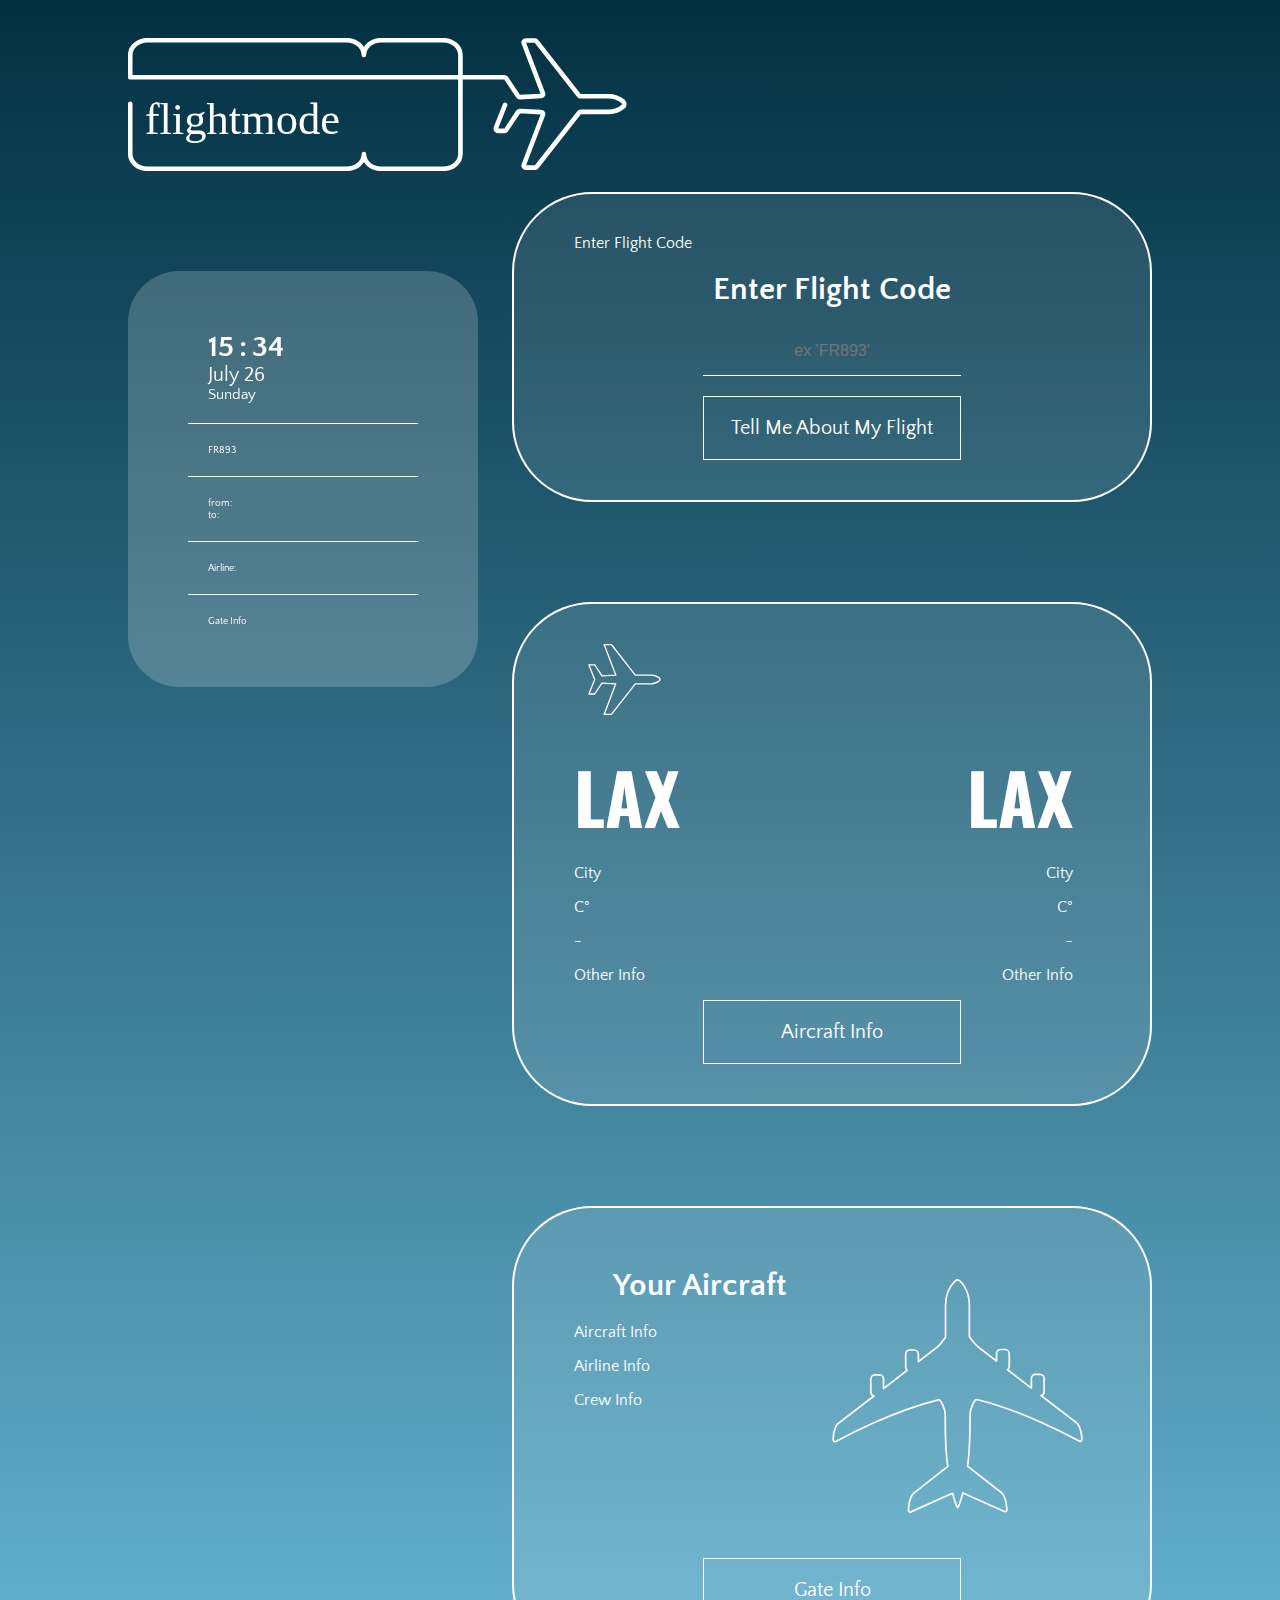
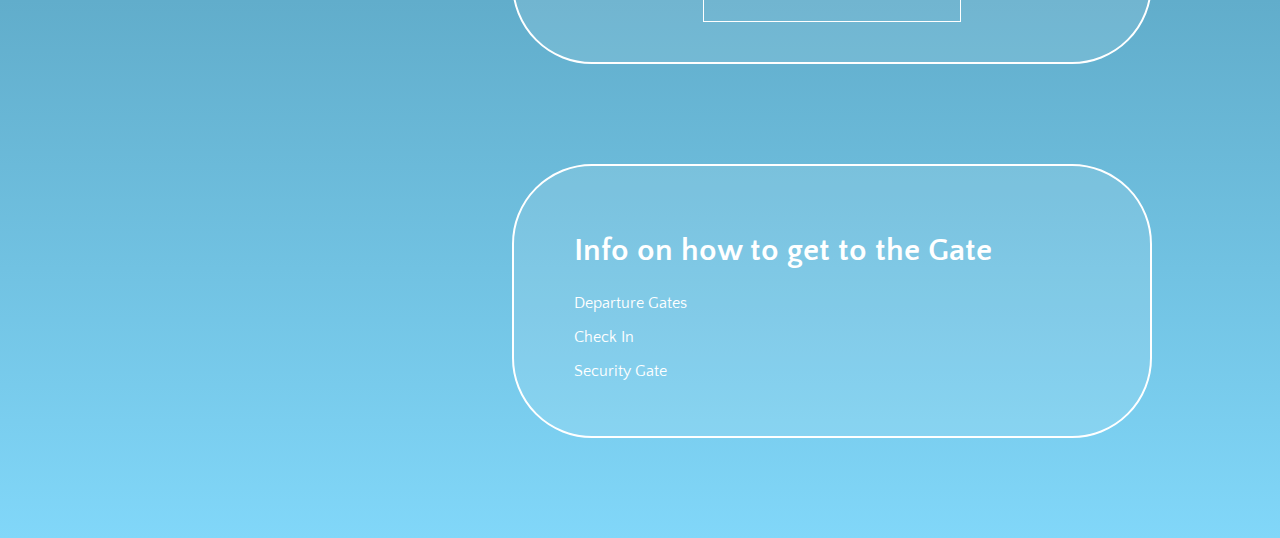
<file: index.html>
<!DOCTYPE html>
<html>
<head>
	<title></title>
	<link rel="stylesheet" type="text/css" href="normalize.css">
	<link rel="stylesheet" type="text/css" href="style.css">
	<link href='http://fonts.googleapis.com/css?family=Roboto:900,100,400' rel='stylesheet' type='text/css'>
	<link href='http://fonts.googleapis.com/css?family=Oswald:400,700,300' rel='stylesheet' type='text/css'>
	<link href='http://fonts.googleapis.com/css?family=Quattrocento+Sans:400,400italic,700,700italic' rel='stylesheet' type='text/css'>
	<link href='http://fonts.googleapis.com/css?family=Yanone+Kaffeesatz:700' rel='stylesheet' type='text/css'>

</head>
<body>



<section class="side">
	<div id="logo-flight-mode"></div>
	<div class="sidepanel">
		<div class=" summary calendar">
			<div class="hoursline">
				<span id="hours"></span>
				<span id="semicolumn">:</span>
				<span id="minute"></span>
			</div>
			<div class="dateline">
				<span id="month"></span>
				<span id="day-number"></span>
				<span id="day"></span>
			</div>
		</div>

		<div class="summary flightcode">
		FR893
		</div>

		<div class="summary itinerary">
			<div>
				<div class="summaryText">from:</div>
				<div id="summary-from"></div>
			</div>
			<div>
				<div class="summaryText">to:</div>
				<div id="summary-to"></div>
			</div>
		</div>

		<div class="summary airline">
		<div>
			<div class="summaryText">Airline:</div>
			<div id="summary-from"></div>
		</div>

	</div>

		<div class="summary Gate">
		Gate Info
		</div>

</div>

</section>

<section class="bording-pass-frame form">
	<div class="form wrap">
	  <div id="title">Enter Flight Code</div>
	  <h1>Enter Flight Code</h1>
	    <div class="inputFlightCodeWrap">
	    	<form id="inputFlightCodeForm">
					<input id="inputFlightCode" type="text" name="inputFlightCode" placeholder=" ex 'FR893' "/>
					<input id="buttonTellMeAboutFlight" class="button" type="submit" value="Tell Me About My Flight"></div>
			</form>
	    </div>
	</div>
</section>

<section class="bording-pass-frame itinerary">
	<div class="fromWhereToWhere wrap">			
		<div class="plane-icon">&nbsp;</div>
			<div class="airport-group">
				<div class="airportName Depart">
						<h2 id="iata-Code">LAX</h2>
						<p id="airport-name">City</p>
						<p id="temperature">C°</p>
						<p id="description">-</p>
						<div id="weatherCityName">Other Info</div>
				</div>
				<div class="airportName Arrival">
						<h2 id="iata-Code">LAX</h2>
						<p id="airport-name">City</p>
						<p id="temperature">C°</p>
						<p id="description">-</p>
						<p>Other Info</p>
				</div>
			</div>
			<div id="tellMeAboutMyAircraft" class="button">
			Aircraft Info
			</div>
	</div>
</section>

<section class="bording-pass-frame planeInfo">
	<div class="planeInfo wrap">
		<div class="airport-group">
			<div class="airplane-info">
				<h1>Your Aircraft</h1>
				<p>Aircraft Info</p>
				<p>Airline Info</p>
				<p>Crew Info</p>
			</div>
			<div class="airplane-info-img">
			</div>
		</div>
			<div id="tellMeAboutTheGate" class="button">
					Gate Info
			</div>
		</div>
</section>

<section class="bording-pass-frame gateInfo">
	<div class="gateInfo wrap">
		<h2>Info on how to get to the Gate</h2>
	<div class="gateMap">
		<p>Departure Gates</p>
		<p>Check In</p>
		<p>Security Gate</p>
	</div>
		</div>
</section>


<script src="http://code.jquery.com/jquery-1.11.2.min.js"></script>
<script src="script.js"></script>

</body>
</html>
</file>
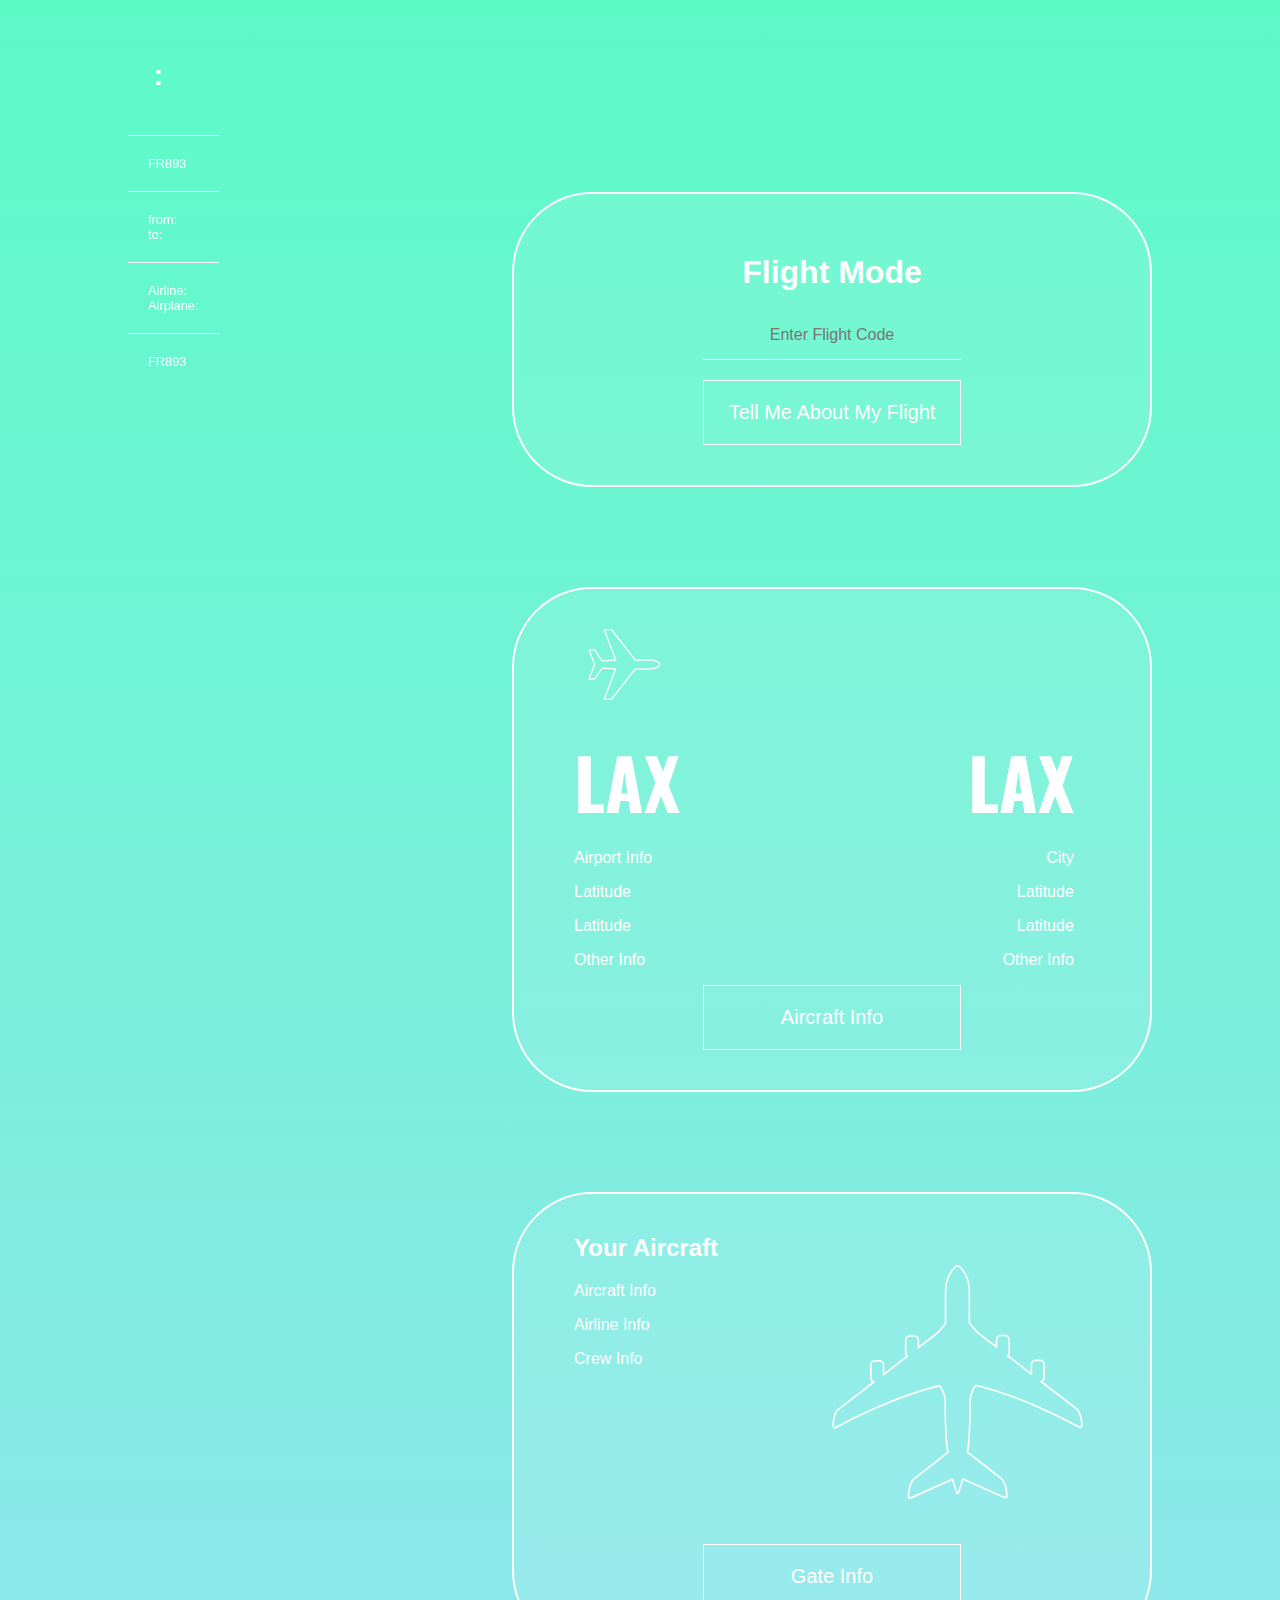
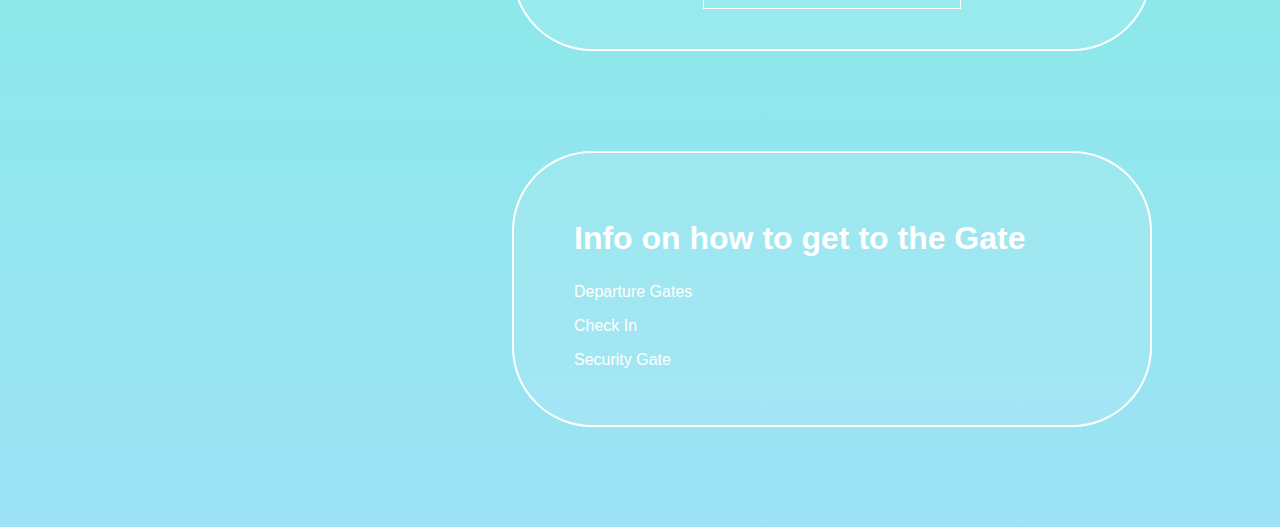
<file: html-new_json.html>
<!DOCTYPE html>
<html>
<head>
	<title></title>
	<link rel="stylesheet" type="text/css" href="normalize.css">
	<link rel="stylesheet" type="text/css" href="style.css">
	<link href='http://fonts.googleapis.com/css?family=Roboto:900,100,400' rel='stylesheet' type='text/css'>
	<link href='http://fonts.googleapis.com/css?family=Oswald:400,700,300' rel='stylesheet' type='text/css'>
</head>
<body>



<section class="side">
	<div class=" summary calendar">
		<div class="hoursline">
		<span id="hours"></span>
		<span id="semicolumn">:</span>
		<span id="minute"></span>
		</div>
		<div class="dateline">
		<span id="month"></span>
		<span id="day-number"></span>
		<span id="day"></span>
		</div>
	</div>

	<div class="summary flightcode">
	FR893
	</div>

	<div class="summary itinerary">
		<div>
			<div class="summaryText">from:</div>
			<div id="summary-from"></div>
		</div>
		<div>
			<div class="summaryText">to:</div>
			<div id="summary-to"></div>
		</div>
	</div>

	<div class="summary airline">
		<div>
			<div class="summaryText">Airline:</div>
			<div id="summary-from"></div>
		</div>
		<div>
			<div class="summaryText">Airplane:</div>
			<div id="summary-to"></div>
		</div>
	</div>

	<div class="summary gate">
	FR893
	</div>
</section>

<section class="bording-pass-frame form">
	<div class="form wrap">
	  <h1>Flight Mode</h1>
	    <div class="inputFlightCodeWrap">
	    	<form id="inputFlightCodeForm">
					<input id="inputFlightCode" type="text" name="inputFlightCode" placeholder="Enter Flight Code"/>
					<input id="buttonTellMeAboutFlight" class="button" type="submit" value="Tell Me About My Flight"></div>
			</form>
	    </div>
	</div>
</section>

<section class="bording-pass-frame itinerary">
	<div class="fromWhereToWhere wrap">			
		<div class="plane-icon">&nbsp;</div>
			<div class="airport-group">
				<div class="airportName Depart">
						<h2 id="iata-Code">LAX</h2>
						<p id="airport-name">Airport Info</p>
						<p id="latitude">Latitude</p>
						<p id="longitude">Latitude</p>
						<p>Other Info</p>
				</div>
				<div class="airportName Arrival">
						<h2 id="iata-Code">LAX</h2>
						<p id="airport-name">City</p>
						<p id="latitude">Latitude</p>
						<p id="longitude">Latitude</p>
						<p>Other Info</p>
				</div>
			</div>
			<div id="tellMeAboutMyAircraft" class="button">
			Aircraft Info
			</div>
	</div>
</section>

<section class="bording-pass-frame planeInfo">
	<div class="planeInfo wrap">
		<div class="airport-group">
			<div class="airplane-info">
				<h2>Your Aircraft</h2>
				<p>Aircraft Info</p>
				<p>Airline Info</p>
				<p>Crew Info</p>
			</div>
			<div class="airplane-info-img">
			</div>
<!-- 
			<div class="aiplane-info-img">
			Aircraft:
			</div> -->
		</div>
			<div id="tellMeAboutTheGate" class="button">
					Gate Info
			</div>
		</div>
</section>

<section class="bording-pass-frame gateInfo">
	<div class="gateInfo wrap">
		<h2>Info on how to get to the Gate</h2>
	<div class="gateMap">
		<p>Departure Gates</p>
		<p>Check In</p>
		<p>Security Gate</p>
	</div>
		</div>
</section>


<script src="http://code.jquery.com/jquery-1.11.2.min.js"></script>
<script src="script-new_json.js"></script>

</body>
</html>
</file>
<file: style.css>
*{
box-sizing: border-box;
 }

.clearfix:before, .clearfix:after {
  content:"";
  display:table;
}

.clearfix:after{
  clear:both;
}

h1 {font-size: 2em;
	color: #ffffff;
	margin: 20px 0;
	text-align: center;
}

body {
	background: -webkit-linear-gradient(#5cfbc6, #9de2f6); /* For Safari 5.1 to 6.0 */
	background: -o-linear-gradient(#5cfbc6, #9de2f6);  For Opera 11.1 to 12.0 
	background: -moz-linear-gradient(#5cfbc6, #9de2f6); /* For Firefox 3.6 to 15 */
	background: linear-gradient(#5cfbc6, #9de2f6); /* Standard syntax */
	background-repeat: no-repeat;
	margin: 3% 10% 3% 40%;
	font-family: 'Quattrocento Sans', sans-serif;
	color: #ffffff;
	text-align: left;
}

.gradient-evening{
	background: -webkit-linear-gradient(#023042, #81d7f9); /* For Safari 5.1 to 6.0 */
	background: -o-linear-gradient(#023042, #81d7f9);  For Opera 11.1 to 12.0 
	background: -moz-linear-gradient(#023042, #81d7f9); /* For Firefox 3.6 to 15 */
	background: linear-gradient(#023042, #81d7f9); /* Standard syntax */
	background-repeat: no-repeat;
}

.gradient-night{
	background: -webkit-linear-gradient(#0075A5, #0075A5); /* For Safari 5.1 to 6.0 */
	background: -o-linear-gradient(#0075A5, #0075A5);  For Opera 11.1 to 12.0 
	background: -moz-linear-gradient(#0075A5, #0075A5); /* For Firefox 3.6 to 15 */
	background: linear-gradient(#001D29, #0075A5); /* Standard syntax */
	background-repeat: no-repeat;
}
.gradient-day{
	background: -webkit-linear-gradient(#5cfbc6, #FFD700); /* For Safari 5.1 to 6.0 */
	background: -o-linear-gradient(#5cfbc6, #FFD700);  For Opera 11.1 to 12.0 
	background: -moz-linear-gradient(#5cfbc6, #FFD700); /* For Firefox 3.6 to 15 */
	background: linear-gradient(#5cfbc6, #FFD700); /* Standard syntax */
	background-repeat: no-repeat;
}
.gradient-dawn{
	background: -webkit-linear-gradient(#4abef6, #fd7504); /* For Safari 5.1 to 6.0 */
	background: -o-linear-gradient(#4abef6, #fd7504);  For Opera 11.1 to 12.0 
	background: -moz-linear-gradient(#4abef6, #fd7504); /* For Firefox 3.6 to 15 */
	background: linear-gradient(#4abef6, #fd7504); /* Standard syntax */
	background-repeat: no-repeat;
}

.side {
  position: fixed;
  top: 2%;
  left: 10%;
	margin-top: 20px;
	font-size: 0.8em;
}

#logo-flight-mode {
  background-image: url("img/flightmode-logo.svg");
  height: 133px;
  width: 500px;
  background-repeat: no-repeat;
}

.sidepanel {
	display: block;
	top: 2%;
	left: 10%;
	background: rgba(255,255,255,.2);
	border-radius: 5em;
	padding: 40px 60px;
	margin-top: 20%;
	font-size: 0.8em;
	width: 70%;
}


.summary {
	border-top: solid 1px #ffffff;
	padding: 20px;
	text-align: left;
}

.summaryText {
	display: inline-block;
}

#summary-from {
	display: inline-block;
}

.calendar {
	font-size: 20px;
	border-top: 0;
}

#hours {
	display: inline-block;
	text-align: left;
	font-size: 30px;
	font-weight: bold;
}

#semicolumn {
	display: inline-block;
	text-align: left;
	font-size: 30px;
	font-weight: bold;
}

#minute {
	display: inline-block;
	text-align: left;
	font-size: 30px;
	font-weight: bold;
}

#day {
	display: block;
	text-align: left;
	font-size: 15px;
}

#day-number {
	display: inline-block;
	text-align: left;
}

#month {
	display: inline-block;
	text-align: left;
}

.hide {
	display: none;
}

.wrap.form {
	margin-top: 30%;
}

.wrap {
	background: rgba(255,255,255,.1);
	border-radius: 5em;
	border: 2px solid #ffffff;
	padding: 40px 60px;
	margin: 100px 0;
}

.wrap>h1 {
	font-size: 2em;
	color: #ffffff;
	margin: 20px 0;
	text-align: center;
	font-family: 'Quattrocento Sans' sans-serif;
}

.centerForm {
	display: block;
}

.inputFlightCodeWrap {
	display: block;
	margin: 0 auto;
}

form.inputFlightCodeForm {
	display: block;
	margin: 0 auto;
}

#inputFlightCode {
  padding: 15px;
  width: 50%;
  display: block;
  margin: 20px auto;
  font-family: helvetica;
  text-align: center;
  color: #ffffff;
  background-color: rgba(255,255,255,0);
  border: 0;
  border-bottom: solid 1px white;
}

textarea:focus, input:focus{
    outline: 0;
}


.button {
  color: #ffffff;
  border: solid 1px #ffffff;
  display: inline-block;
  padding: 20px;
  width: 50%;
  text-align: center;
  font-size: 20px;
  margin: 10px 0;
  background: rgba(255,255,255,0);
  margin: 0 auto;
  display: block;
}


/*#buttonTellMeAboutFlight {
  color: #ffffff;
  border: solid 5px #ffffff;
  display: inline-block;
  padding: 10px;
  width: 30%;
  text-align: center;
  margin: 10px 0;
  background: rgba(255,255,255,.0);
}*/

#result {
	
}

.menu-steps {
	width: 100%;
	border: solid 1px #ffffff;
    border-bottom-left-radius: 5em;
    border-bottom-right-radius: 5em;
    margin-bottom: 20px;
    text-align: center;
}

.step.Nav {
	display: inline-block;
	width: 20%;
	padding: 30px 0 30px 0;
}

.selected {
	font-weight: bold;
	font-size: 1.5em;
}


.step.line.Nav {
  height: 47px;
  width: 5%;
  border-bottom: 1px solid white;
  display: inline-block;
  -webkit-transform: translateY(5px) translateX(20px) rotate(60deg);
}

.buttonTellMeMore {
	border: solid 5px #ffffff;
	padding: 10px;
	width: 40%;
	margin: 20px auto;
	text-align: center;
}

.plane-icon {
	background-image: url("img/plane-icon-01.svg");
	background-repeat: no-repeat;
	display: block;
	height: 100px;
	width: 100px;
	margin-left: 0;
	-webkit-transition: margin-left 3s linear;
	-moz-transition: margin-left 3s linear;
	-o-transition: margin-left 3s linear;
	-ms-transition: margin-left 3s linear;
	transition: margin-left 3s linear;
}

.plane-icon-moving {
	margin-left: 85%;
}

.airportName {
	display: inline-block;
	width: 48%;
}

.Depart.airportName h2 {
	font-family:'Oswald', sans-serif;
	font-weight: 700;
	font-size: 70px;
	text-align: left;
	margin: 0 auto;
}

.Arrival.airportName h2 {
	font-family:'Oswald', sans-serif;
	font-weight: 700;
	font-size: 70px;
	text-align: right;
	margin: 0 auto;
}

.Depart.airportName p {
	text-align: left;
}

.Arrival.airportName p {
	text-align: right;
}

.planeInfo {
	margin: 10% 0;
}

.planeInfoWrap h2 {
	font-size: 2em;
}

.planeInfoWrap p {
}

.airport-group {
}

.airplane-info {
    display: table-cell;
    vertical-align: top;
	display: inline-block;
	margin: 0 auto;
	width: 49%;
	height: 100%;
}

.airplane-info>h2{
	margin-top: 0;
}

.airplane-info-img {
    display: table-cell;
    vertical-align: top;
	background-image: url("img/aircraft-a.svg");
	background-repeat: no-repeat;
	display: inline-block;
	margin: 30px auto;
	width: 49%;
	height: 250px;
}

.gateInfo h2 {
	font-size: 2em;
}

.gateMap p {
}
</file>
